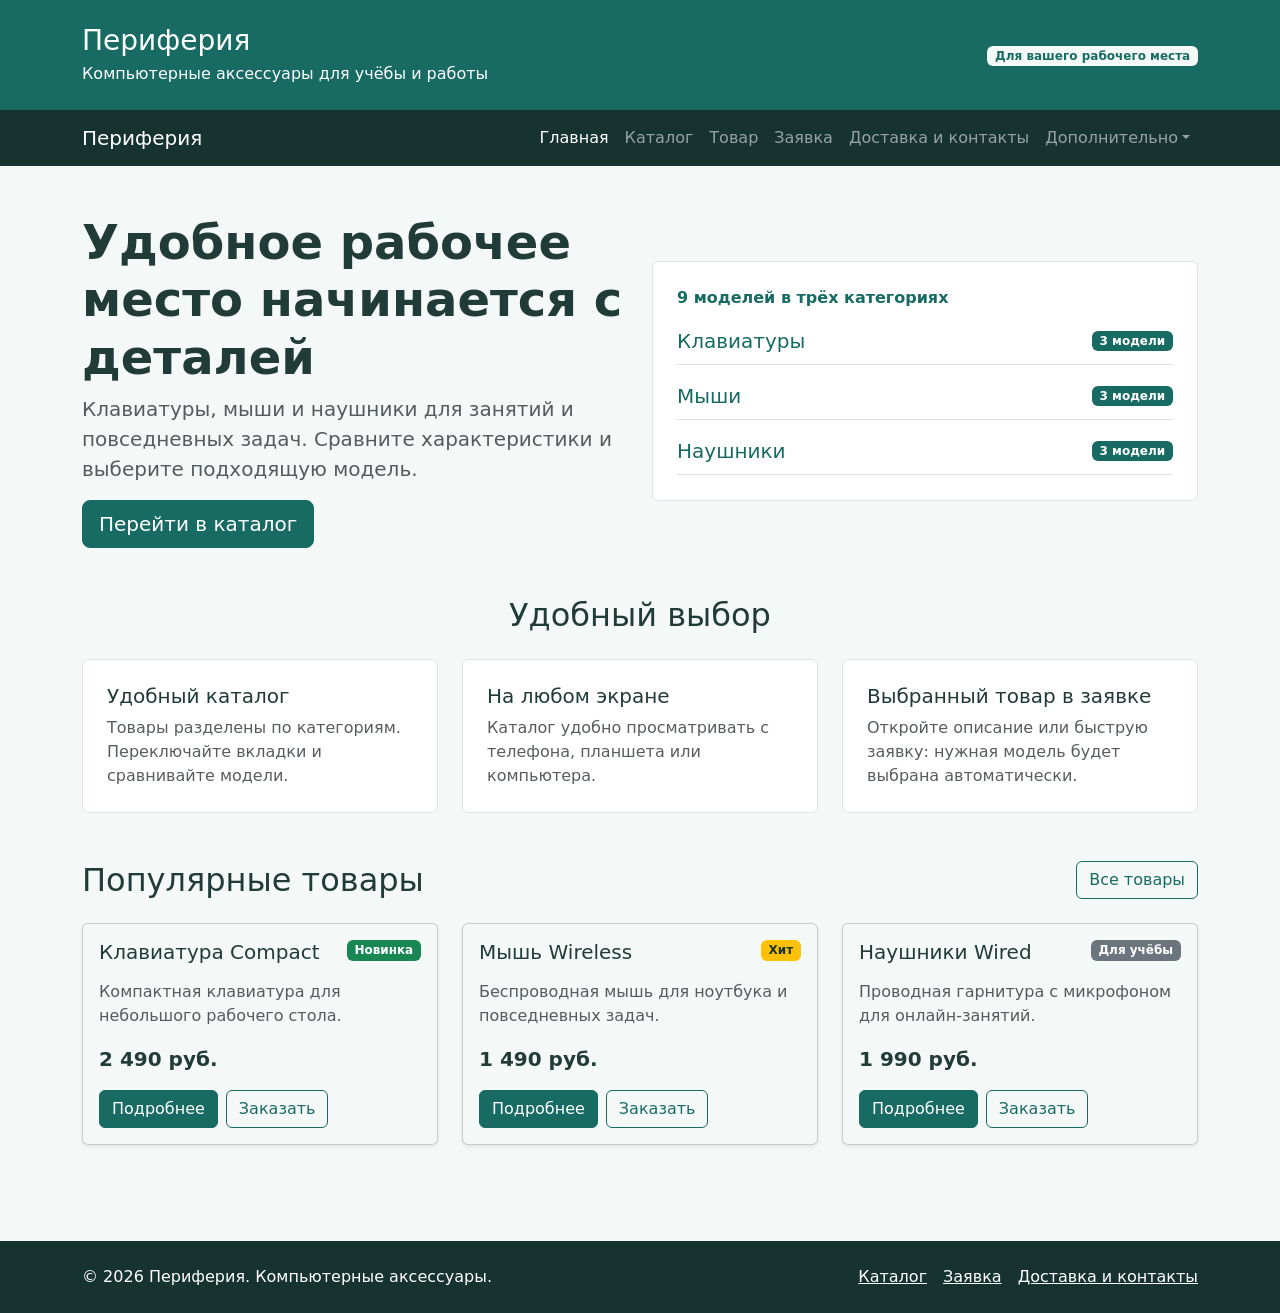
<file: index.html>
<!DOCTYPE html>
<html lang="ru">
<head>
  <meta charset="UTF-8">
  <meta name="viewport" content="width=device-width, initial-scale=1.0">
  <title>Главная — Периферия</title>
  <link rel="stylesheet" href="vendor/bootstrap/css/bootstrap.min.css">
  <link rel="stylesheet" href="css/custom.css">
</head>
<body class="bg-light">
<header class="bg-primary text-white py-4">
  <div class="container"><div class="row align-items-center g-3">
    <div class="col-12 col-md-8"><p class="h3 mb-1">Периферия</p><p class="mb-0">Компьютерные аксессуары для учёбы и работы</p></div>
    <div class="col-12 col-md-4 text-md-end"><span class="badge bg-light text-primary">Для вашего рабочего места</span></div>
  </div></div>
</header>
<nav class="navbar navbar-expand-lg navbar-dark bg-dark" aria-label="Основная навигация">
  <div class="container">
    <a class="navbar-brand" href="index.html">Периферия</a>
    <button class="navbar-toggler" type="button" data-bs-toggle="collapse" data-bs-target="#mainNavbar" aria-controls="mainNavbar" aria-expanded="false" aria-label="Переключить навигацию"><span class="navbar-toggler-icon"></span></button>
    <div class="collapse navbar-collapse" id="mainNavbar">
      <ul class="navbar-nav ms-auto">
        <li class="nav-item"><a class="nav-link active" aria-current="page" href="index.html">Главная</a></li>
        <li class="nav-item"><a class="nav-link" href="catalog.html">Каталог</a></li>
        <li class="nav-item"><a class="nav-link" href="product.html">Товар</a></li>
        <li class="nav-item"><a class="nav-link" href="order.html">Заявка</a></li>
        <li class="nav-item"><a class="nav-link" href="contacts.html">Доставка и контакты</a></li>
        <li class="nav-item dropdown">
          <button class="nav-link dropdown-toggle" type="button" data-bs-toggle="dropdown" aria-expanded="false">Дополнительно</button>
          <ul class="dropdown-menu dropdown-menu-end">
            <li><a class="dropdown-item" href="catalog.html">Каталог товаров</a></li>
            <li><a class="dropdown-item" href="order.html">Оформить заявку</a></li>
            <li><a class="dropdown-item" href="index.html#popular">Популярное</a></li>
          </ul>
        </li>
      </ul>
    </div>
  </div>
</nav>
<main>
  <section class="container my-5">
    <div class="row align-items-center g-4">
      <div class="col-12 col-lg-6"><h1 class="display-5 fw-bold">Удобное рабочее место начинается с деталей</h1><p class="lead text-muted">Клавиатуры, мыши и наушники для занятий и повседневных задач. Сравните характеристики и выберите подходящую модель.</p><a class="btn btn-primary btn-lg" href="catalog.html">Перейти в каталог</a></div>
      <div class="col-12 col-lg-6"><div class="placeholder-box p-4 bg-white border rounded">
        <p class="text-primary fw-semibold mb-3">9 моделей в трёх категориях</p>
        <div class="d-grid gap-3"><a class="d-flex justify-content-between align-items-center gap-2 text-decoration-none border-bottom pb-2" href="catalog.html#keyboards-pane"><span class="fs-5">Клавиатуры</span><span class="badge bg-primary">3 модели</span></a><a class="d-flex justify-content-between align-items-center gap-2 text-decoration-none border-bottom pb-2" href="catalog.html#mice-pane"><span class="fs-5">Мыши</span><span class="badge bg-primary">3 модели</span></a><a class="d-flex justify-content-between align-items-center gap-2 text-decoration-none border-bottom pb-2" href="catalog.html#headphones-pane"><span class="fs-5">Наушники</span><span class="badge bg-primary">3 модели</span></a></div>
      </div></div>
    </div>
  </section>
  <section class="container my-5">
    <h2 class="text-center mb-4">Удобный выбор</h2>
    <div class="row g-4">
      <div class="col-12 col-md-4"><div class="p-4 border rounded h-100 bg-white"><h3 class="h5">Удобный каталог</h3><p class="mb-0 text-muted">Товары разделены по категориям. Переключайте вкладки и сравнивайте модели.</p></div></div>
      <div class="col-12 col-md-4"><div class="p-4 border rounded h-100 bg-white"><h3 class="h5">На любом экране</h3><p class="mb-0 text-muted">Каталог удобно просматривать с телефона, планшета или компьютера.</p></div></div>
      <div class="col-12 col-md-4"><div class="p-4 border rounded h-100 bg-white"><h3 class="h5">Выбранный товар в заявке</h3><p class="mb-0 text-muted">Откройте описание или быструю заявку: нужная модель будет выбрана автоматически.</p></div></div>
    </div>
  </section>
  <section class="container my-5" id="popular">
    <div class="d-flex flex-wrap justify-content-between align-items-center gap-3 mb-4"><h2 class="mb-0">Популярные товары</h2><a class="btn btn-outline-primary" href="catalog.html">Все товары</a></div>
    <div class="row g-4">      <div class="col-12 col-md-6 col-lg-4">
        <article class="card h-100 shadow-sm">
          <div class="card-body d-flex flex-column">
            <div class="d-flex flex-wrap justify-content-between align-items-start gap-2 mb-3"><h3 class="card-title h5 mb-0">Клавиатура Compact</h3><span class="badge bg-success">Новинка</span></div>
            <p class="card-text text-muted">Компактная клавиатура для небольшого рабочего стола.</p>
            <p class="fw-bold fs-5 mt-auto">2 490 руб.</p>
            <div class="d-flex flex-wrap gap-2">
              <a class="btn btn-primary" href="product.html?product=keyboard-compact">Подробнее<span class="visually-hidden">: Клавиатура Compact</span></a>
              <button class="btn btn-outline-primary" type="button" data-bs-toggle="modal" data-bs-target="#orderModal" data-product="keyboard-compact">Заказать<span class="visually-hidden">: Клавиатура Compact</span></button>
            </div>
          </div>
        </article>
      </div>
      <div class="col-12 col-md-6 col-lg-4">
        <article class="card h-100 shadow-sm">
          <div class="card-body d-flex flex-column">
            <div class="d-flex flex-wrap justify-content-between align-items-start gap-2 mb-3"><h3 class="card-title h5 mb-0">Мышь Wireless</h3><span class="badge bg-warning text-dark">Хит</span></div>
            <p class="card-text text-muted">Беспроводная мышь для ноутбука и повседневных задач.</p>
            <p class="fw-bold fs-5 mt-auto">1 490 руб.</p>
            <div class="d-flex flex-wrap gap-2">
              <a class="btn btn-primary" href="product.html?product=mouse-wireless">Подробнее<span class="visually-hidden">: Мышь Wireless</span></a>
              <button class="btn btn-outline-primary" type="button" data-bs-toggle="modal" data-bs-target="#orderModal" data-product="mouse-wireless">Заказать<span class="visually-hidden">: Мышь Wireless</span></button>
            </div>
          </div>
        </article>
      </div>
      <div class="col-12 col-md-6 col-lg-4">
        <article class="card h-100 shadow-sm">
          <div class="card-body d-flex flex-column">
            <div class="d-flex flex-wrap justify-content-between align-items-start gap-2 mb-3"><h3 class="card-title h5 mb-0">Наушники Wired</h3><span class="badge bg-secondary">Для учёбы</span></div>
            <p class="card-text text-muted">Проводная гарнитура с микрофоном для онлайн-занятий.</p>
            <p class="fw-bold fs-5 mt-auto">1 990 руб.</p>
            <div class="d-flex flex-wrap gap-2">
              <a class="btn btn-primary" href="product.html?product=headphones-wired">Подробнее<span class="visually-hidden">: Наушники Wired</span></a>
              <button class="btn btn-outline-primary" type="button" data-bs-toggle="modal" data-bs-target="#orderModal" data-product="headphones-wired">Заказать<span class="visually-hidden">: Наушники Wired</span></button>
            </div>
          </div>
        </article>
      </div></div>
  </section>
</main>
<div class="modal fade" id="orderModal" tabindex="-1" aria-labelledby="orderModalLabel" aria-hidden="true">
  <div class="modal-dialog modal-dialog-centered modal-dialog-scrollable"><div class="modal-content">
    <div class="modal-header"><h2 class="modal-title h5" id="orderModalLabel">Быстрая заявка</h2><button type="button" class="btn-close" data-bs-dismiss="modal" aria-label="Закрыть"></button></div>
    <div class="modal-body">
      <p class="text-muted">Выберите модель и укажите контактные данные. Онлайн-отправка временно недоступна.</p>
      <form id="quick-order-form" onsubmit="return false;">
        <div class="mb-3"><label for="modal-product" class="form-label">Товар</label><select id="modal-product" name="product" class="form-select" required><optgroup label="Клавиатуры"><option value="keyboard-compact">Клавиатура Compact — 2 490 руб.</option><option value="keyboard-classic">Клавиатура Classic — 1 990 руб.</option><option value="keyboard-pro">Клавиатура Pro — 5 490 руб.</option></optgroup><optgroup label="Мыши"><option value="mouse-wireless">Мышь Wireless — 1 490 руб.</option><option value="mouse-silent">Мышь Silent — 1 190 руб.</option><option value="mouse-gaming">Мышь Gaming — 2 990 руб.</option></optgroup><optgroup label="Наушники"><option value="headphones-wired">Наушники Wired — 1 990 руб.</option><option value="headphones-wireless">Наушники Wireless — 3 990 руб.</option><option value="headphones-studio">Наушники Studio — 5 990 руб.</option></optgroup></select></div>
        <div class="mb-3"><label for="modal-name" class="form-label">Имя</label><input id="modal-name" name="name" type="text" class="form-control" autocomplete="given-name" required></div>
        <div class="mb-3"><label for="modal-phone" class="form-label">Телефон</label><input id="modal-phone" name="phone" type="tel" class="form-control" autocomplete="tel" required></div>
        <div class="form-check mb-3"><input id="modal-agree" name="agree" class="form-check-input" type="checkbox" required><label class="form-check-label" for="modal-agree">Согласен на обработку данных</label></div>
      </form>
      <a id="modal-full-order" class="d-inline-block mt-2" href="order.html?product=keyboard-compact">Перейти к полной форме заявки</a>
    </div>
    <div class="modal-footer"><button type="button" class="btn btn-secondary" data-bs-dismiss="modal">Закрыть</button><button type="submit" form="quick-order-form" class="btn btn-primary">Отправить</button></div>
  </div></div>
</div>
<footer class="bg-dark text-white py-4 mt-5">
  <div class="container"><div class="row align-items-center g-3">
    <div class="col-12 col-md-5"><p class="mb-0">&copy; 2026 Периферия. Компьютерные аксессуары.</p></div>
    <div class="col-12 col-md-7"><div class="d-flex flex-wrap justify-content-md-end gap-3"><a class="text-white" href="catalog.html">Каталог</a><a class="text-white" href="order.html">Заявка</a><a class="text-white" href="contacts.html">Доставка и контакты</a></div></div>
  </div></div>
</footer>
  <script src="vendor/bootstrap/js/bootstrap.bundle.min.js"></script>
  <script src="js/shop.js"></script>
</body>
</html>
</file>
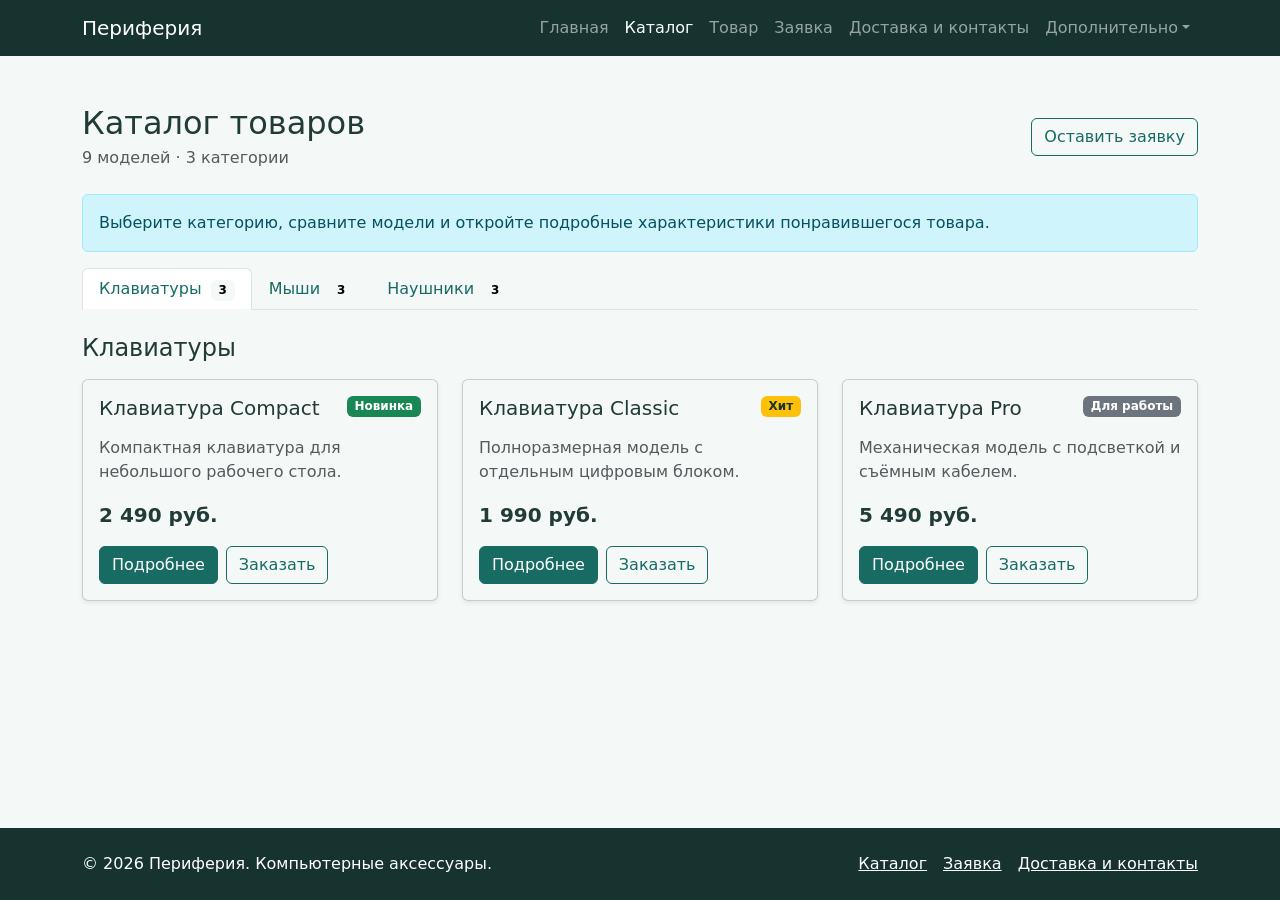
<file: catalog.html>
<!DOCTYPE html>
<html lang="ru">
<head>
  <meta charset="UTF-8">
  <meta name="viewport" content="width=device-width, initial-scale=1.0">
  <title>Каталог — Периферия</title>
  <link rel="stylesheet" href="vendor/bootstrap/css/bootstrap.min.css">
  <link rel="stylesheet" href="css/custom.css">
</head>
<body class="bg-light">

<nav class="navbar navbar-expand-lg navbar-dark bg-dark" aria-label="Основная навигация">
  <div class="container">
    <a class="navbar-brand" href="index.html">Периферия</a>
    <button class="navbar-toggler" type="button" data-bs-toggle="collapse" data-bs-target="#mainNavbar" aria-controls="mainNavbar" aria-expanded="false" aria-label="Переключить навигацию"><span class="navbar-toggler-icon"></span></button>
    <div class="collapse navbar-collapse" id="mainNavbar">
      <ul class="navbar-nav ms-auto">
        <li class="nav-item"><a class="nav-link" href="index.html">Главная</a></li>
        <li class="nav-item"><a class="nav-link active" aria-current="page" href="catalog.html">Каталог</a></li>
        <li class="nav-item"><a class="nav-link" href="product.html">Товар</a></li>
        <li class="nav-item"><a class="nav-link" href="order.html">Заявка</a></li>
        <li class="nav-item"><a class="nav-link" href="contacts.html">Доставка и контакты</a></li>
        <li class="nav-item dropdown">
          <button class="nav-link dropdown-toggle" type="button" data-bs-toggle="dropdown" aria-expanded="false">Дополнительно</button>
          <ul class="dropdown-menu dropdown-menu-end">
            <li><a class="dropdown-item" href="catalog.html">Каталог товаров</a></li>
            <li><a class="dropdown-item" href="order.html">Оформить заявку</a></li>
            <li><a class="dropdown-item" href="index.html#popular">Популярное</a></li>
          </ul>
        </li>
      </ul>
    </div>
  </div>
</nav>
<main class="container my-5">
  <div class="d-flex flex-wrap justify-content-between align-items-center gap-3 mb-4"><div><h1 class="h2 mb-1">Каталог товаров</h1><p class="text-muted mb-0">9 моделей · 3 категории</p></div><a class="btn btn-outline-primary" href="order.html">Оставить заявку</a></div>
  <div class="alert alert-info" role="alert">Выберите категорию, сравните модели и откройте подробные характеристики понравившегося товара.</div>
  <ul class="nav nav-tabs mb-4" id="categoryTabs" role="tablist" aria-label="Категории товаров">
    <li class="nav-item" role="presentation"><button class="nav-link active" id="keyboards-tab" data-bs-toggle="tab" data-bs-target="#keyboards-pane" type="button" role="tab" aria-controls="keyboards-pane" aria-selected="true">Клавиатуры <span class="badge text-bg-light ms-1">3</span></button></li>
    <li class="nav-item" role="presentation"><button class="nav-link" id="mice-tab" data-bs-toggle="tab" data-bs-target="#mice-pane" type="button" role="tab" aria-controls="mice-pane" aria-selected="false">Мыши <span class="badge text-bg-light ms-1">3</span></button></li>
    <li class="nav-item" role="presentation"><button class="nav-link" id="headphones-tab" data-bs-toggle="tab" data-bs-target="#headphones-pane" type="button" role="tab" aria-controls="headphones-pane" aria-selected="false">Наушники <span class="badge text-bg-light ms-1">3</span></button></li>
  </ul>
  <div class="tab-content" id="categoryContent">
    <section class="tab-pane fade show active" id="keyboards-pane" role="tabpanel" aria-labelledby="keyboards-tab" tabindex="0">
      <h2 class="h4 mb-3">Клавиатуры</h2>
      <div class="row g-4">
      <div class="col-12 col-md-6 col-lg-4">
        <article class="card h-100 shadow-sm">
          <div class="card-body d-flex flex-column">
            <div class="d-flex flex-wrap justify-content-between align-items-start gap-2 mb-3"><h3 class="card-title h5 mb-0">Клавиатура Compact</h3><span class="badge bg-success">Новинка</span></div>
            <p class="card-text text-muted">Компактная клавиатура для небольшого рабочего стола.</p>
            <p class="fw-bold fs-5 mt-auto">2 490 руб.</p>
            <div class="d-flex flex-wrap gap-2">
              <a class="btn btn-primary" href="product.html?product=keyboard-compact">Подробнее<span class="visually-hidden">: Клавиатура Compact</span></a>
              <button class="btn btn-outline-primary" type="button" data-bs-toggle="modal" data-bs-target="#orderModal" data-product="keyboard-compact">Заказать<span class="visually-hidden">: Клавиатура Compact</span></button>
            </div>
          </div>
        </article>
      </div>
      <div class="col-12 col-md-6 col-lg-4">
        <article class="card h-100 shadow-sm">
          <div class="card-body d-flex flex-column">
            <div class="d-flex flex-wrap justify-content-between align-items-start gap-2 mb-3"><h3 class="card-title h5 mb-0">Клавиатура Classic</h3><span class="badge bg-warning text-dark">Хит</span></div>
            <p class="card-text text-muted">Полноразмерная модель с отдельным цифровым блоком.</p>
            <p class="fw-bold fs-5 mt-auto">1 990 руб.</p>
            <div class="d-flex flex-wrap gap-2">
              <a class="btn btn-primary" href="product.html?product=keyboard-classic">Подробнее<span class="visually-hidden">: Клавиатура Classic</span></a>
              <button class="btn btn-outline-primary" type="button" data-bs-toggle="modal" data-bs-target="#orderModal" data-product="keyboard-classic">Заказать<span class="visually-hidden">: Клавиатура Classic</span></button>
            </div>
          </div>
        </article>
      </div>
      <div class="col-12 col-md-6 col-lg-4">
        <article class="card h-100 shadow-sm">
          <div class="card-body d-flex flex-column">
            <div class="d-flex flex-wrap justify-content-between align-items-start gap-2 mb-3"><h3 class="card-title h5 mb-0">Клавиатура Pro</h3><span class="badge bg-secondary">Для работы</span></div>
            <p class="card-text text-muted">Механическая модель с подсветкой и съёмным кабелем.</p>
            <p class="fw-bold fs-5 mt-auto">5 490 руб.</p>
            <div class="d-flex flex-wrap gap-2">
              <a class="btn btn-primary" href="product.html?product=keyboard-pro">Подробнее<span class="visually-hidden">: Клавиатура Pro</span></a>
              <button class="btn btn-outline-primary" type="button" data-bs-toggle="modal" data-bs-target="#orderModal" data-product="keyboard-pro">Заказать<span class="visually-hidden">: Клавиатура Pro</span></button>
            </div>
          </div>
        </article>
      </div>
      </div>
    </section>
    <section class="tab-pane fade" id="mice-pane" role="tabpanel" aria-labelledby="mice-tab" tabindex="0">
      <h2 class="h4 mb-3">Мыши</h2>
      <div class="row g-4">
      <div class="col-12 col-md-6 col-lg-4">
        <article class="card h-100 shadow-sm">
          <div class="card-body d-flex flex-column">
            <div class="d-flex flex-wrap justify-content-between align-items-start gap-2 mb-3"><h3 class="card-title h5 mb-0">Мышь Wireless</h3><span class="badge bg-warning text-dark">Хит</span></div>
            <p class="card-text text-muted">Беспроводная мышь для ноутбука и повседневных задач.</p>
            <p class="fw-bold fs-5 mt-auto">1 490 руб.</p>
            <div class="d-flex flex-wrap gap-2">
              <a class="btn btn-primary" href="product.html?product=mouse-wireless">Подробнее<span class="visually-hidden">: Мышь Wireless</span></a>
              <button class="btn btn-outline-primary" type="button" data-bs-toggle="modal" data-bs-target="#orderModal" data-product="mouse-wireless">Заказать<span class="visually-hidden">: Мышь Wireless</span></button>
            </div>
          </div>
        </article>
      </div>
      <div class="col-12 col-md-6 col-lg-4">
        <article class="card h-100 shadow-sm">
          <div class="card-body d-flex flex-column">
            <div class="d-flex flex-wrap justify-content-between align-items-start gap-2 mb-3"><h3 class="card-title h5 mb-0">Мышь Silent</h3><span class="badge bg-success">Новинка</span></div>
            <p class="card-text text-muted">Тихие кнопки для занятий в библиотеке или дома.</p>
            <p class="fw-bold fs-5 mt-auto">1 190 руб.</p>
            <div class="d-flex flex-wrap gap-2">
              <a class="btn btn-primary" href="product.html?product=mouse-silent">Подробнее<span class="visually-hidden">: Мышь Silent</span></a>
              <button class="btn btn-outline-primary" type="button" data-bs-toggle="modal" data-bs-target="#orderModal" data-product="mouse-silent">Заказать<span class="visually-hidden">: Мышь Silent</span></button>
            </div>
          </div>
        </article>
      </div>
      <div class="col-12 col-md-6 col-lg-4">
        <article class="card h-100 shadow-sm">
          <div class="card-body d-flex flex-column">
            <div class="d-flex flex-wrap justify-content-between align-items-start gap-2 mb-3"><h3 class="card-title h5 mb-0">Мышь Gaming</h3><span class="badge bg-danger">Скидка</span></div>
            <p class="card-text text-muted">Настраиваемая чувствительность и дополнительные кнопки.</p>
            <p class="fw-bold fs-5 mt-auto">2 990 руб.</p>
            <div class="d-flex flex-wrap gap-2">
              <a class="btn btn-primary" href="product.html?product=mouse-gaming">Подробнее<span class="visually-hidden">: Мышь Gaming</span></a>
              <button class="btn btn-outline-primary" type="button" data-bs-toggle="modal" data-bs-target="#orderModal" data-product="mouse-gaming">Заказать<span class="visually-hidden">: Мышь Gaming</span></button>
            </div>
          </div>
        </article>
      </div>
      </div>
    </section>
    <section class="tab-pane fade" id="headphones-pane" role="tabpanel" aria-labelledby="headphones-tab" tabindex="0">
      <h2 class="h4 mb-3">Наушники</h2>
      <div class="row g-4">
      <div class="col-12 col-md-6 col-lg-4">
        <article class="card h-100 shadow-sm">
          <div class="card-body d-flex flex-column">
            <div class="d-flex flex-wrap justify-content-between align-items-start gap-2 mb-3"><h3 class="card-title h5 mb-0">Наушники Wired</h3><span class="badge bg-secondary">Для учёбы</span></div>
            <p class="card-text text-muted">Проводная гарнитура с микрофоном для онлайн-занятий.</p>
            <p class="fw-bold fs-5 mt-auto">1 990 руб.</p>
            <div class="d-flex flex-wrap gap-2">
              <a class="btn btn-primary" href="product.html?product=headphones-wired">Подробнее<span class="visually-hidden">: Наушники Wired</span></a>
              <button class="btn btn-outline-primary" type="button" data-bs-toggle="modal" data-bs-target="#orderModal" data-product="headphones-wired">Заказать<span class="visually-hidden">: Наушники Wired</span></button>
            </div>
          </div>
        </article>
      </div>
      <div class="col-12 col-md-6 col-lg-4">
        <article class="card h-100 shadow-sm">
          <div class="card-body d-flex flex-column">
            <div class="d-flex flex-wrap justify-content-between align-items-start gap-2 mb-3"><h3 class="card-title h5 mb-0">Наушники Wireless</h3><span class="badge bg-success">Новинка</span></div>
            <p class="card-text text-muted">Беспроводная модель со складной конструкцией.</p>
            <p class="fw-bold fs-5 mt-auto">3 990 руб.</p>
            <div class="d-flex flex-wrap gap-2">
              <a class="btn btn-primary" href="product.html?product=headphones-wireless">Подробнее<span class="visually-hidden">: Наушники Wireless</span></a>
              <button class="btn btn-outline-primary" type="button" data-bs-toggle="modal" data-bs-target="#orderModal" data-product="headphones-wireless">Заказать<span class="visually-hidden">: Наушники Wireless</span></button>
            </div>
          </div>
        </article>
      </div>
      <div class="col-12 col-md-6 col-lg-4">
        <article class="card h-100 shadow-sm">
          <div class="card-body d-flex flex-column">
            <div class="d-flex flex-wrap justify-content-between align-items-start gap-2 mb-3"><h3 class="card-title h5 mb-0">Наушники Studio</h3><span class="badge bg-secondary">Для музыки</span></div>
            <p class="card-text text-muted">Полноразмерные наушники со съёмным кабелем.</p>
            <p class="fw-bold fs-5 mt-auto">5 990 руб.</p>
            <div class="d-flex flex-wrap gap-2">
              <a class="btn btn-primary" href="product.html?product=headphones-studio">Подробнее<span class="visually-hidden">: Наушники Studio</span></a>
              <button class="btn btn-outline-primary" type="button" data-bs-toggle="modal" data-bs-target="#orderModal" data-product="headphones-studio">Заказать<span class="visually-hidden">: Наушники Studio</span></button>
            </div>
          </div>
        </article>
      </div>
      </div>
    </section>
  </div>
</main>
<div class="modal fade" id="orderModal" tabindex="-1" aria-labelledby="orderModalLabel" aria-hidden="true">
  <div class="modal-dialog modal-dialog-centered modal-dialog-scrollable"><div class="modal-content">
    <div class="modal-header"><h2 class="modal-title h5" id="orderModalLabel">Быстрая заявка</h2><button type="button" class="btn-close" data-bs-dismiss="modal" aria-label="Закрыть"></button></div>
    <div class="modal-body">
      <p class="text-muted">Выберите модель и укажите контактные данные. Онлайн-отправка временно недоступна.</p>
      <form id="quick-order-form" onsubmit="return false;">
        <div class="mb-3"><label for="modal-product" class="form-label">Товар</label><select id="modal-product" name="product" class="form-select" required><optgroup label="Клавиатуры"><option value="keyboard-compact">Клавиатура Compact — 2 490 руб.</option><option value="keyboard-classic">Клавиатура Classic — 1 990 руб.</option><option value="keyboard-pro">Клавиатура Pro — 5 490 руб.</option></optgroup><optgroup label="Мыши"><option value="mouse-wireless">Мышь Wireless — 1 490 руб.</option><option value="mouse-silent">Мышь Silent — 1 190 руб.</option><option value="mouse-gaming">Мышь Gaming — 2 990 руб.</option></optgroup><optgroup label="Наушники"><option value="headphones-wired">Наушники Wired — 1 990 руб.</option><option value="headphones-wireless">Наушники Wireless — 3 990 руб.</option><option value="headphones-studio">Наушники Studio — 5 990 руб.</option></optgroup></select></div>
        <div class="mb-3"><label for="modal-name" class="form-label">Имя</label><input id="modal-name" name="name" type="text" class="form-control" autocomplete="given-name" required></div>
        <div class="mb-3"><label for="modal-phone" class="form-label">Телефон</label><input id="modal-phone" name="phone" type="tel" class="form-control" autocomplete="tel" required></div>
        <div class="form-check mb-3"><input id="modal-agree" name="agree" class="form-check-input" type="checkbox" required><label class="form-check-label" for="modal-agree">Согласен на обработку данных</label></div>
      </form>
      <a id="modal-full-order" class="d-inline-block mt-2" href="order.html?product=keyboard-compact">Перейти к полной форме заявки</a>
    </div>
    <div class="modal-footer"><button type="button" class="btn btn-secondary" data-bs-dismiss="modal">Закрыть</button><button type="submit" form="quick-order-form" class="btn btn-primary">Отправить</button></div>
  </div></div>
</div>
<footer class="bg-dark text-white py-4 mt-5">
  <div class="container"><div class="row align-items-center g-3">
    <div class="col-12 col-md-5"><p class="mb-0">&copy; 2026 Периферия. Компьютерные аксессуары.</p></div>
    <div class="col-12 col-md-7"><div class="d-flex flex-wrap justify-content-md-end gap-3"><a class="text-white" href="catalog.html">Каталог</a><a class="text-white" href="order.html">Заявка</a><a class="text-white" href="contacts.html">Доставка и контакты</a></div></div>
  </div></div>
</footer>
  <script src="vendor/bootstrap/js/bootstrap.bundle.min.js"></script>
  <script src="js/shop.js"></script>
</body>
</html>
</file>
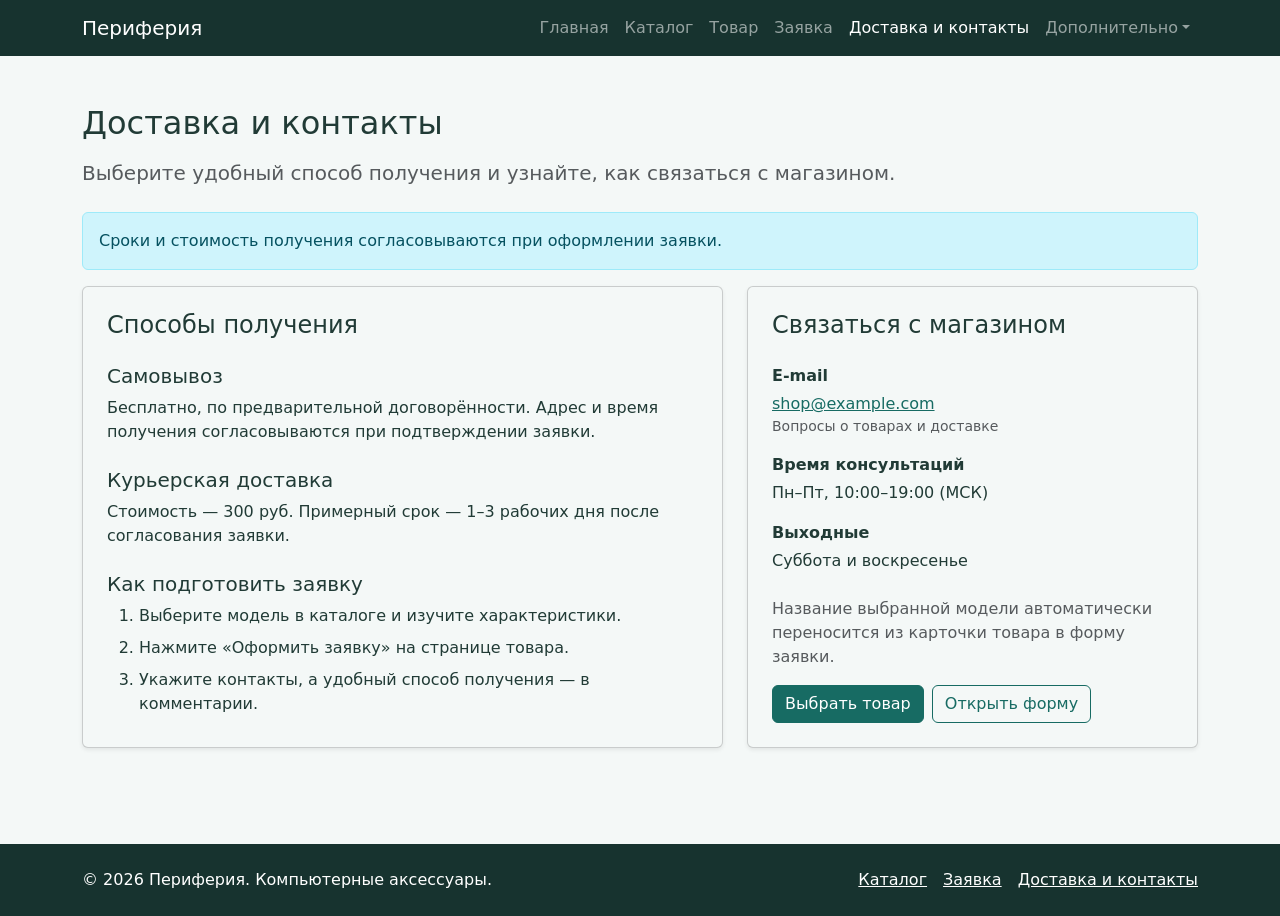
<file: contacts.html>
<!DOCTYPE html>
<html lang="ru">
<head>
  <meta charset="UTF-8">
  <meta name="viewport" content="width=device-width, initial-scale=1.0">
  <title>Доставка и контакты — Периферия</title>
  <link rel="stylesheet" href="vendor/bootstrap/css/bootstrap.min.css">
  <link rel="stylesheet" href="css/custom.css">
</head>
<body class="bg-light">

<nav class="navbar navbar-expand-lg navbar-dark bg-dark" aria-label="Основная навигация">
  <div class="container">
    <a class="navbar-brand" href="index.html">Периферия</a>
    <button class="navbar-toggler" type="button" data-bs-toggle="collapse" data-bs-target="#mainNavbar" aria-controls="mainNavbar" aria-expanded="false" aria-label="Переключить навигацию"><span class="navbar-toggler-icon"></span></button>
    <div class="collapse navbar-collapse" id="mainNavbar">
      <ul class="navbar-nav ms-auto">
        <li class="nav-item"><a class="nav-link" href="index.html">Главная</a></li>
        <li class="nav-item"><a class="nav-link" href="catalog.html">Каталог</a></li>
        <li class="nav-item"><a class="nav-link" href="product.html">Товар</a></li>
        <li class="nav-item"><a class="nav-link" href="order.html">Заявка</a></li>
        <li class="nav-item"><a class="nav-link active" aria-current="page" href="contacts.html">Доставка и контакты</a></li>
        <li class="nav-item dropdown">
          <button class="nav-link dropdown-toggle" type="button" data-bs-toggle="dropdown" aria-expanded="false">Дополнительно</button>
          <ul class="dropdown-menu dropdown-menu-end">
            <li><a class="dropdown-item" href="catalog.html">Каталог товаров</a></li>
            <li><a class="dropdown-item" href="order.html">Оформить заявку</a></li>
            <li><a class="dropdown-item" href="index.html#popular">Популярное</a></li>
          </ul>
        </li>
      </ul>
    </div>
  </div>
</nav>
<main class="container my-5">
  <h1 class="h2 mb-3">Доставка и контакты</h1>
  <p class="lead text-muted mb-4">Выберите удобный способ получения и узнайте, как связаться с магазином.</p>
  <div class="alert alert-info" role="alert">Сроки и стоимость получения согласовываются при оформлении заявки.</div>
  <div class="row g-4">
    <div class="col-12 col-lg-7">
      <section class="card h-100 shadow-sm"><div class="card-body p-4">
        <h2 class="h4 mb-4">Способы получения</h2>
        <h3 class="h5">Самовывоз</h3><p>Бесплатно, по предварительной договорённости. Адрес и время получения согласовываются при подтверждении заявки.</p>
        <h3 class="h5 mt-4">Курьерская доставка</h3><p>Стоимость — 300 руб. Примерный срок — 1–3 рабочих дня после согласования заявки.</p>
        <h3 class="h5 mt-4">Как подготовить заявку</h3><ol class="mb-0"><li class="mb-2">Выберите модель в каталоге и изучите характеристики.</li><li class="mb-2">Нажмите «Оформить заявку» на странице товара.</li><li>Укажите контакты, а удобный способ получения — в комментарии.</li></ol>
      </div></section>
    </div>
    <div class="col-12 col-lg-5">
      <section class="card h-100 shadow-sm"><div class="card-body p-4 d-flex flex-column">
        <h2 class="h4 mb-4">Связаться с магазином</h2>
        <dl><dt class="mb-1">E-mail</dt><dd class="mb-3"><a href="mailto:shop@example.com">shop@example.com</a><span class="d-block small text-muted">Вопросы о товарах и доставке</span></dd><dt class="mb-1">Время консультаций</dt><dd class="mb-3">Пн–Пт, 10:00–19:00 (МСК)</dd><dt class="mb-1">Выходные</dt><dd>Суббота и воскресенье</dd></dl>
        <p class="text-muted">Название выбранной модели автоматически переносится из карточки товара в форму заявки.</p>
        <div class="d-flex flex-wrap gap-2 mt-auto"><a class="btn btn-primary" href="catalog.html">Выбрать товар</a><a class="btn btn-outline-primary" href="order.html">Открыть форму</a></div>
      </div></section>
    </div>
  </div>
</main>
<footer class="bg-dark text-white py-4 mt-5">
  <div class="container"><div class="row align-items-center g-3">
    <div class="col-12 col-md-5"><p class="mb-0">&copy; 2026 Периферия. Компьютерные аксессуары.</p></div>
    <div class="col-12 col-md-7"><div class="d-flex flex-wrap justify-content-md-end gap-3"><a class="text-white" href="catalog.html">Каталог</a><a class="text-white" href="order.html">Заявка</a><a class="text-white" href="contacts.html">Доставка и контакты</a></div></div>
  </div></div>
</footer>
  <script src="vendor/bootstrap/js/bootstrap.bundle.min.js"></script>
  <script src="js/shop.js"></script>
</body>
</html>
</file>
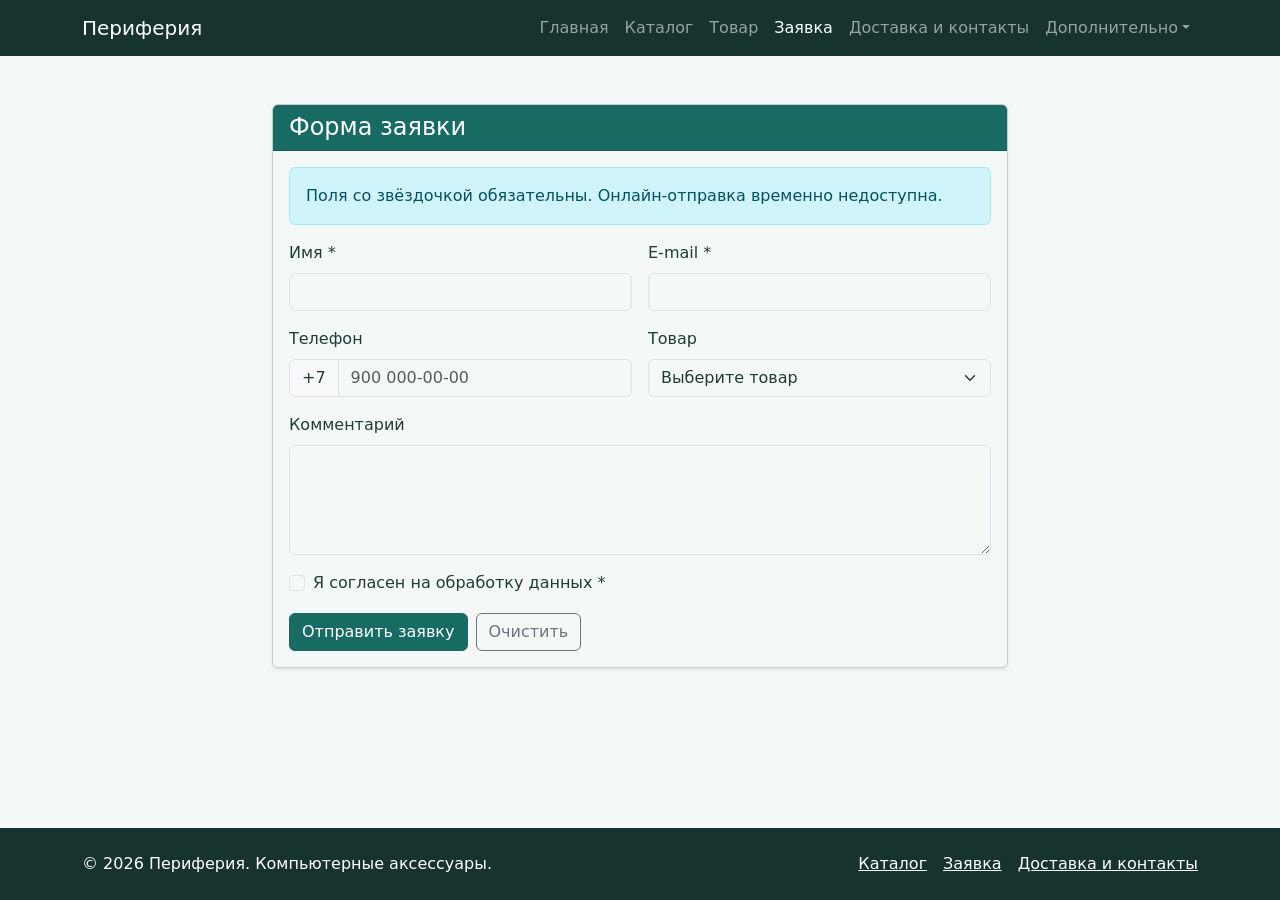
<file: order.html>
<!DOCTYPE html>
<html lang="ru">
<head>
  <meta charset="UTF-8">
  <meta name="viewport" content="width=device-width, initial-scale=1.0">
  <title>Заявка — Периферия</title>
  <link rel="stylesheet" href="vendor/bootstrap/css/bootstrap.min.css">
  <link rel="stylesheet" href="css/custom.css">
</head>
<body class="bg-light">

<nav class="navbar navbar-expand-lg navbar-dark bg-dark" aria-label="Основная навигация">
  <div class="container">
    <a class="navbar-brand" href="index.html">Периферия</a>
    <button class="navbar-toggler" type="button" data-bs-toggle="collapse" data-bs-target="#mainNavbar" aria-controls="mainNavbar" aria-expanded="false" aria-label="Переключить навигацию"><span class="navbar-toggler-icon"></span></button>
    <div class="collapse navbar-collapse" id="mainNavbar">
      <ul class="navbar-nav ms-auto">
        <li class="nav-item"><a class="nav-link" href="index.html">Главная</a></li>
        <li class="nav-item"><a class="nav-link" href="catalog.html">Каталог</a></li>
        <li class="nav-item"><a class="nav-link" href="product.html">Товар</a></li>
        <li class="nav-item"><a class="nav-link active" aria-current="page" href="order.html">Заявка</a></li>
        <li class="nav-item"><a class="nav-link" href="contacts.html">Доставка и контакты</a></li>
        <li class="nav-item dropdown">
          <button class="nav-link dropdown-toggle" type="button" data-bs-toggle="dropdown" aria-expanded="false">Дополнительно</button>
          <ul class="dropdown-menu dropdown-menu-end">
            <li><a class="dropdown-item" href="catalog.html">Каталог товаров</a></li>
            <li><a class="dropdown-item" href="order.html">Оформить заявку</a></li>
            <li><a class="dropdown-item" href="index.html#popular">Популярное</a></li>
          </ul>
        </li>
      </ul>
    </div>
  </div>
</nav>
<main class="container my-5">
  <div class="row justify-content-center"><div class="col-12 col-lg-8"><div class="card shadow-sm">
    <div class="card-header bg-primary text-white"><h1 class="h4 mb-0">Форма заявки</h1></div>
    <div class="card-body">
      <div class="alert alert-info" role="alert">Поля со звёздочкой обязательны. Онлайн-отправка временно недоступна.</div>
      <form id="order-form" onsubmit="return false;">
        <div class="row g-3">
          <div class="col-12 col-md-6"><label for="order-name" class="form-label">Имя *</label><input id="order-name" name="name" type="text" class="form-control" autocomplete="given-name" required></div>
          <div class="col-12 col-md-6"><label for="order-email" class="form-label">E-mail *</label><input id="order-email" name="email" type="email" class="form-control" autocomplete="email" required></div>
          <div class="col-12 col-md-6"><label for="order-phone" class="form-label">Телефон</label><div class="input-group"><span class="input-group-text" id="phone-prefix">+7</span><input id="order-phone" name="phone" type="tel" class="form-control" placeholder="900 000-00-00" autocomplete="tel-national" aria-describedby="phone-prefix"></div></div>
          <div class="col-12 col-md-6"><label for="order-product" class="form-label">Товар</label><select id="order-product" name="product" class="form-select"><option value="" selected>Выберите товар</option><optgroup label="Клавиатуры"><option value="keyboard-compact">Клавиатура Compact — 2 490 руб.</option><option value="keyboard-classic">Клавиатура Classic — 1 990 руб.</option><option value="keyboard-pro">Клавиатура Pro — 5 490 руб.</option></optgroup><optgroup label="Мыши"><option value="mouse-wireless">Мышь Wireless — 1 490 руб.</option><option value="mouse-silent">Мышь Silent — 1 190 руб.</option><option value="mouse-gaming">Мышь Gaming — 2 990 руб.</option></optgroup><optgroup label="Наушники"><option value="headphones-wired">Наушники Wired — 1 990 руб.</option><option value="headphones-wireless">Наушники Wireless — 3 990 руб.</option><option value="headphones-studio">Наушники Studio — 5 990 руб.</option></optgroup></select></div>
          <div class="col-12"><label for="order-comment" class="form-label">Комментарий</label><textarea id="order-comment" name="comment" class="form-control" rows="4"></textarea></div>
          <div class="col-12"><div class="form-check"><input id="order-agree" name="agree" class="form-check-input" type="checkbox" required><label class="form-check-label" for="order-agree">Я согласен на обработку данных *</label></div></div>
          <div class="col-12 d-flex flex-wrap gap-2"><button class="btn btn-primary" type="submit">Отправить заявку</button><button class="btn btn-outline-secondary" type="reset">Очистить</button></div>
        </div>
      </form>
    </div>
  </div></div></div>
</main>
<footer class="bg-dark text-white py-4 mt-5">
  <div class="container"><div class="row align-items-center g-3">
    <div class="col-12 col-md-5"><p class="mb-0">&copy; 2026 Периферия. Компьютерные аксессуары.</p></div>
    <div class="col-12 col-md-7"><div class="d-flex flex-wrap justify-content-md-end gap-3"><a class="text-white" href="catalog.html">Каталог</a><a class="text-white" href="order.html">Заявка</a><a class="text-white" href="contacts.html">Доставка и контакты</a></div></div>
  </div></div>
</footer>
  <script src="vendor/bootstrap/js/bootstrap.bundle.min.js"></script>
  <script src="js/shop.js"></script>
</body>
</html>
</file>
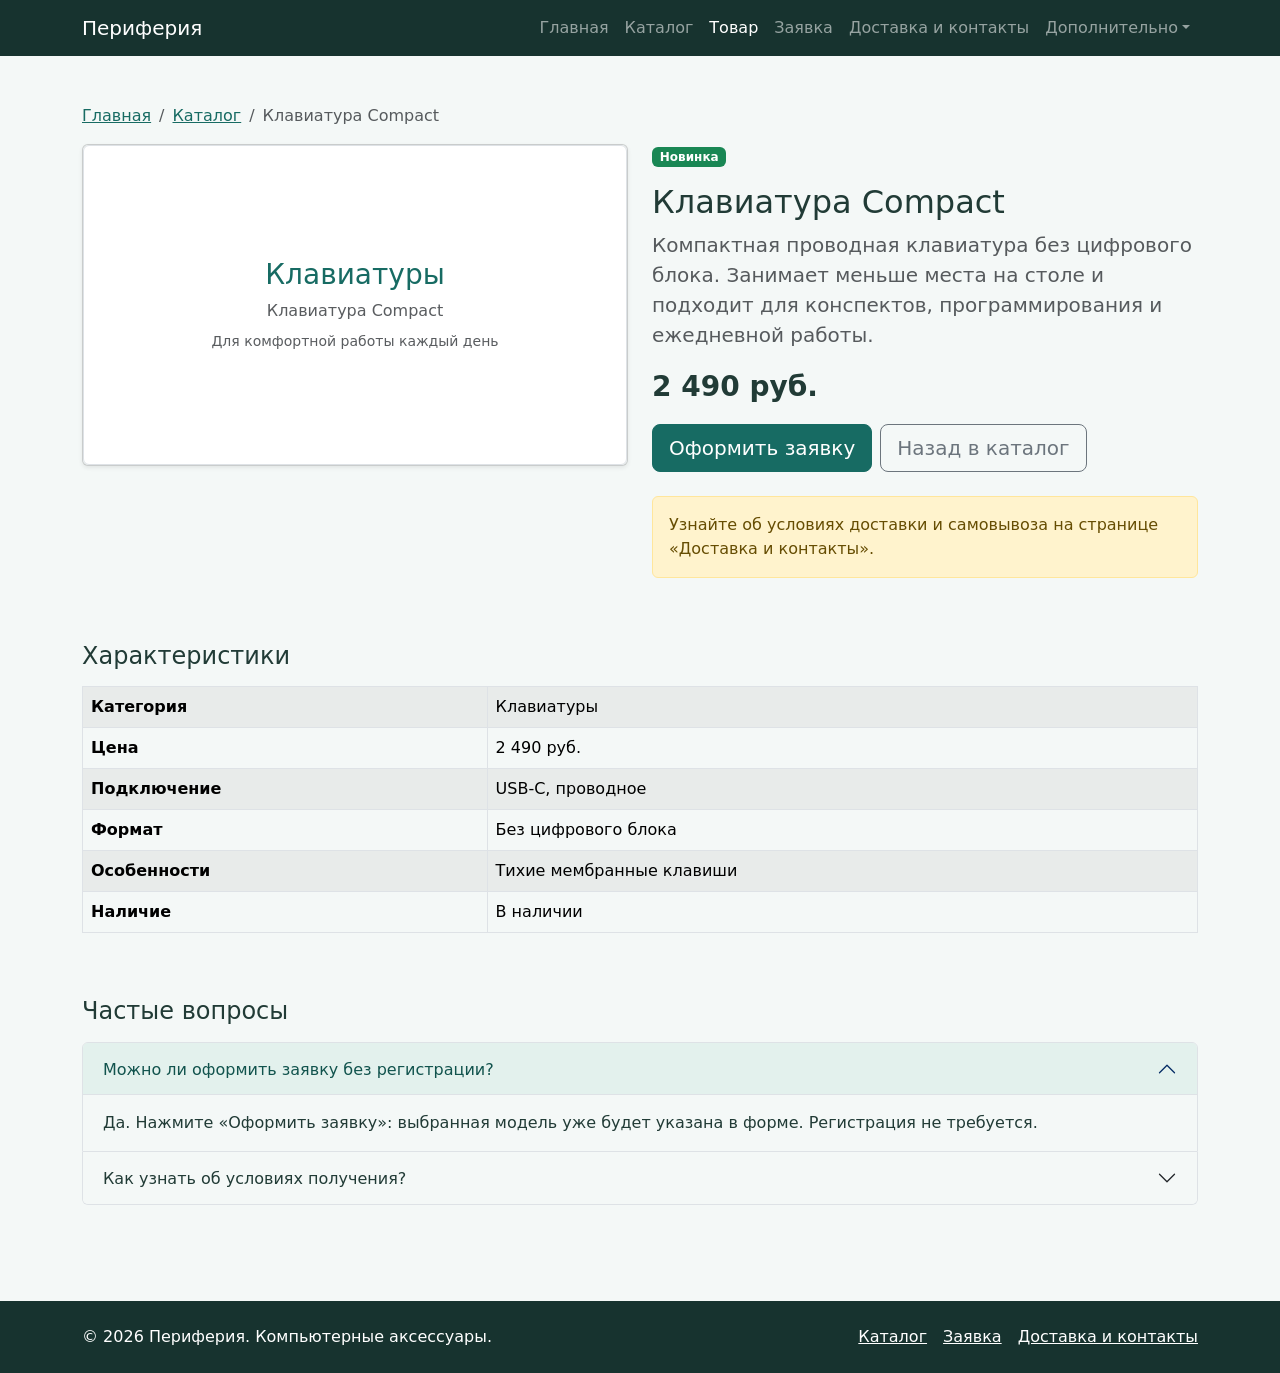
<file: product.html>
<!DOCTYPE html>
<html lang="ru">
<head>
  <meta charset="UTF-8">
  <meta name="viewport" content="width=device-width, initial-scale=1.0">
  <title>Товар — Периферия</title>
  <link rel="stylesheet" href="vendor/bootstrap/css/bootstrap.min.css">
  <link rel="stylesheet" href="css/custom.css">
</head>
<body class="bg-light">

<nav class="navbar navbar-expand-lg navbar-dark bg-dark" aria-label="Основная навигация">
  <div class="container">
    <a class="navbar-brand" href="index.html">Периферия</a>
    <button class="navbar-toggler" type="button" data-bs-toggle="collapse" data-bs-target="#mainNavbar" aria-controls="mainNavbar" aria-expanded="false" aria-label="Переключить навигацию"><span class="navbar-toggler-icon"></span></button>
    <div class="collapse navbar-collapse" id="mainNavbar">
      <ul class="navbar-nav ms-auto">
        <li class="nav-item"><a class="nav-link" href="index.html">Главная</a></li>
        <li class="nav-item"><a class="nav-link" href="catalog.html">Каталог</a></li>
        <li class="nav-item"><a class="nav-link active" aria-current="page" href="product.html">Товар</a></li>
        <li class="nav-item"><a class="nav-link" href="order.html">Заявка</a></li>
        <li class="nav-item"><a class="nav-link" href="contacts.html">Доставка и контакты</a></li>
        <li class="nav-item dropdown">
          <button class="nav-link dropdown-toggle" type="button" data-bs-toggle="dropdown" aria-expanded="false">Дополнительно</button>
          <ul class="dropdown-menu dropdown-menu-end">
            <li><a class="dropdown-item" href="catalog.html">Каталог товаров</a></li>
            <li><a class="dropdown-item" href="order.html">Оформить заявку</a></li>
            <li><a class="dropdown-item" href="index.html#popular">Популярное</a></li>
          </ul>
        </li>
      </ul>
    </div>
  </div>
</nav>
<main class="container my-5">
  <nav aria-label="Хлебные крошки"><ol class="breadcrumb"><li class="breadcrumb-item"><a href="index.html">Главная</a></li><li class="breadcrumb-item"><a href="catalog.html">Каталог</a></li><li class="breadcrumb-item active" aria-current="page" data-product-name>Клавиатура Compact</li></ol></nav>
  <div class="alert alert-info" id="product-fallback" role="alert" hidden>Товар по этой ссылке не найден. Показана первая модель каталога.</div>
  <div class="row g-4">
    <div class="col-12 col-lg-6"><div class="card shadow-sm"><div class="placeholder-image bg-white border rounded d-flex flex-column align-items-center justify-content-center gap-2 p-4 text-center"><span class="h3 text-primary mb-0" id="product-category-label">Клавиатуры</span><span class="text-muted" data-product-name>Клавиатура Compact</span><span class="small text-muted">Для комфортной работы каждый день</span></div></div></div>
    <div class="col-12 col-lg-6">
      <span class="badge bg-success mb-3" id="product-badge">Новинка</span><h1 class="h2" data-product-name>Клавиатура Compact</h1>
      <p class="lead text-muted" id="product-description">Компактная проводная клавиатура без цифрового блока. Занимает меньше места на столе и подходит для конспектов, программирования и ежедневной работы.</p><p class="fs-3 fw-bold" id="product-price">2 490 руб.</p>
      <div class="d-flex flex-wrap gap-2 mb-4"><a class="btn btn-primary btn-lg" id="product-order" href="order.html?product=keyboard-compact">Оформить заявку</a><a class="btn btn-outline-secondary btn-lg" id="product-back" href="catalog.html#keyboards-pane">Назад в каталог</a></div>
      <div class="alert alert-warning" role="alert">Узнайте об условиях доставки и самовывоза на странице «Доставка и контакты».</div>
    </div>
  </div>
  <section class="mt-5"><h2 class="h4 mb-3">Характеристики</h2><div class="table-responsive"><table class="table table-striped table-bordered align-middle"><tbody id="product-specs">
    <tr><th scope="row">Категория</th><td>Клавиатуры</td></tr><tr><th scope="row">Цена</th><td>2 490 руб.</td></tr><tr><th scope="row">Подключение</th><td>USB-C, проводное</td></tr><tr><th scope="row">Формат</th><td>Без цифрового блока</td></tr><tr><th scope="row">Особенности</th><td>Тихие мембранные клавиши</td></tr><tr><th scope="row">Наличие</th><td>В наличии</td></tr>
  </tbody></table></div></section>
  <section class="mt-5"><h2 class="h4 mb-3">Частые вопросы</h2><div class="accordion" id="faqAccordion">
    <div class="accordion-item"><h3 class="accordion-header"><button class="accordion-button" type="button" data-bs-toggle="collapse" data-bs-target="#faqOne" aria-expanded="true" aria-controls="faqOne">Можно ли оформить заявку без регистрации?</button></h3><div id="faqOne" class="accordion-collapse collapse show" data-bs-parent="#faqAccordion"><div class="accordion-body">Да. Нажмите «Оформить заявку»: выбранная модель уже будет указана в форме. Регистрация не требуется.</div></div></div>
    <div class="accordion-item"><h3 class="accordion-header"><button class="accordion-button collapsed" type="button" data-bs-toggle="collapse" data-bs-target="#faqTwo" aria-expanded="false" aria-controls="faqTwo">Как узнать об условиях получения?</button></h3><div id="faqTwo" class="accordion-collapse collapse" data-bs-parent="#faqAccordion"><div class="accordion-body">Откройте страницу <a href="contacts.html">«Доставка и контакты»</a>. Там указаны условия доставки и самовывоза, а также способы связи.</div></div></div>
  </div></section>
</main>
<footer class="bg-dark text-white py-4 mt-5">
  <div class="container"><div class="row align-items-center g-3">
    <div class="col-12 col-md-5"><p class="mb-0">&copy; 2026 Периферия. Компьютерные аксессуары.</p></div>
    <div class="col-12 col-md-7"><div class="d-flex flex-wrap justify-content-md-end gap-3"><a class="text-white" href="catalog.html">Каталог</a><a class="text-white" href="order.html">Заявка</a><a class="text-white" href="contacts.html">Доставка и контакты</a></div></div>
  </div></div>
</footer>
  <script src="vendor/bootstrap/js/bootstrap.bundle.min.js"></script>
  <script src="js/shop.js"></script>
</body>
</html>
</file>
<file: css/custom.css>
:root {
  --bs-primary: #176b63;
  --bs-primary-rgb: 23, 107, 99;
  --bs-dark-rgb: 23, 51, 47;
  --bs-light-rgb: 244, 248, 247;
  --bs-body-bg: #f4f8f7;
  --bs-body-color: #213b36;
  --bs-link-color: #176b63;
  --bs-link-color-rgb: 23, 107, 99;
  --bs-link-hover-color: #11534d;
  --bs-link-hover-color-rgb: 17, 83, 77;
}

body {
  min-height: 100vh;
  display: flex;
  flex-direction: column;
}

main {
  flex: 1 0 auto;
}

.placeholder-box {
  min-height: 240px;
}

.placeholder-image {
  min-height: 320px;
}

.card-img-top {
  height: 180px;
  object-fit: cover;
}

/* У компонентов Bootstrap собственные переменные состояний кнопок. */
.btn-primary {
  --bs-btn-bg: #176b63;
  --bs-btn-border-color: #176b63;
  --bs-btn-hover-bg: #11534d;
  --bs-btn-hover-border-color: #11534d;
  --bs-btn-active-bg: #0d433e;
  --bs-btn-active-border-color: #0d433e;
  --bs-btn-disabled-bg: #176b63;
  --bs-btn-disabled-border-color: #176b63;
  --bs-btn-focus-shadow-rgb: 23, 107, 99;
}

.btn-outline-primary {
  --bs-btn-color: #176b63;
  --bs-btn-border-color: #176b63;
  --bs-btn-hover-bg: #176b63;
  --bs-btn-hover-border-color: #176b63;
  --bs-btn-active-bg: #11534d;
  --bs-btn-active-border-color: #11534d;
  --bs-btn-disabled-color: #176b63;
  --bs-btn-disabled-border-color: #176b63;
  --bs-btn-focus-shadow-rgb: 23, 107, 99;
}

.nav-tabs {
  --bs-nav-tabs-link-active-color: #176b63;
  --bs-nav-tabs-link-active-bg: #fff;
}

.accordion {
  --bs-accordion-active-color: #11534d;
  --bs-accordion-active-bg: #e3f1ed;
  --bs-accordion-btn-focus-box-shadow: 0 0 0 0.25rem rgba(23, 107, 99, 0.2);
}

.form-control:focus,
.form-select:focus {
  border-color: #6aa99e;
  box-shadow: 0 0 0 0.25rem rgba(23, 107, 99, 0.2);
}

.form-check-input:checked {
  background-color: #176b63;
  border-color: #176b63;
}

.form-check-input:focus {
  border-color: #6aa99e;
  box-shadow: 0 0 0 0.25rem rgba(23, 107, 99, 0.2);
}
</file>
